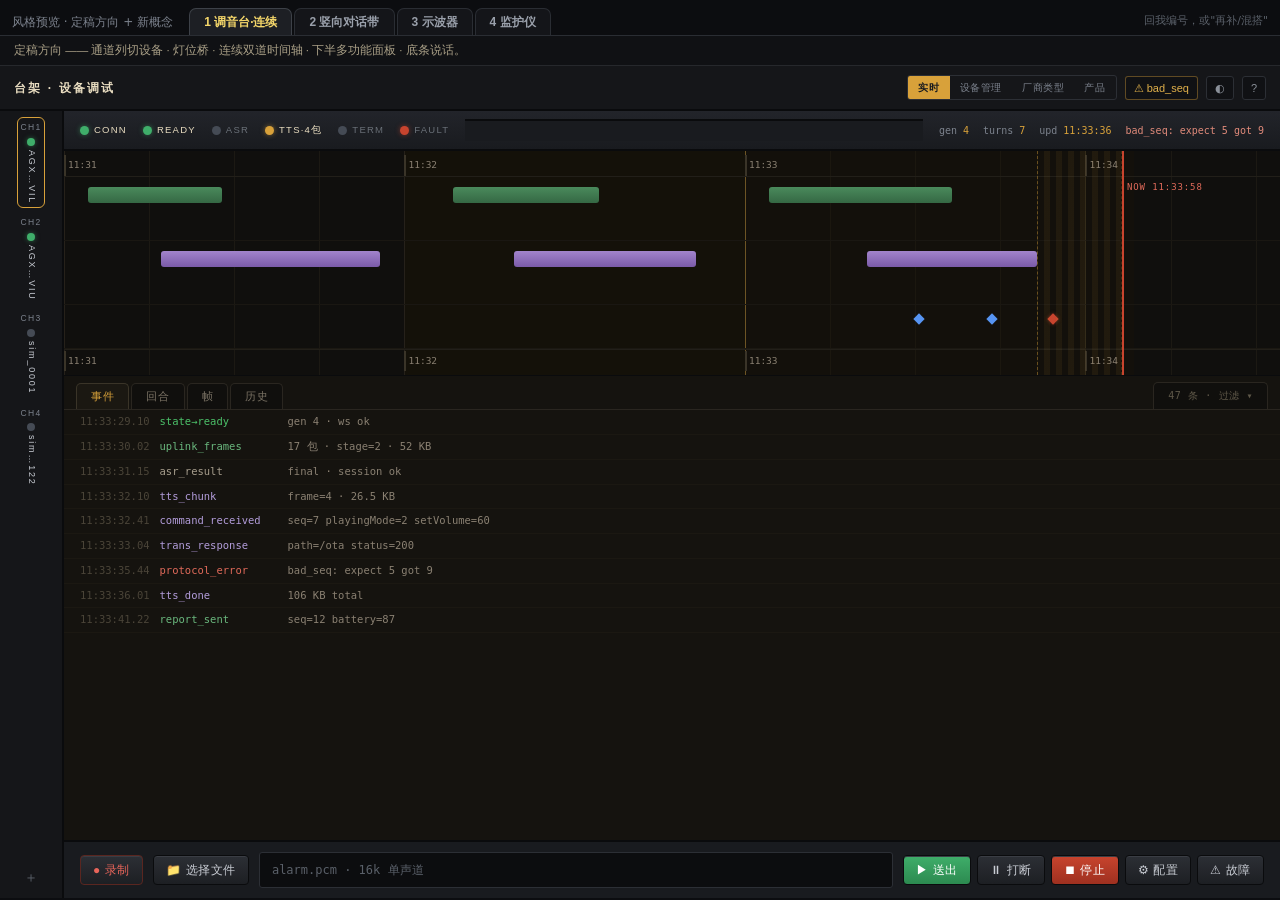
<file: .impeccable/mocks/style-preview.html>
<!doctype html>
<html lang="zh">
<head>
<meta charset="utf-8">
<title>台架 · 风格预览</title>
<style>
* { margin:0; padding:0; box-sizing:border-box; }
html,body { height:100%; }
body { display:flex; flex-direction:column; background:#0c0d10; color:#e8e9ec; font:13px/1.5 "Segoe UI",system-ui,sans-serif; }
.tabbar { flex:none; display:flex; align-items:center; gap:2px; padding:8px 12px 0; background:#0c0d10; border-bottom:1px solid #2a2d33; }
.tabbar .cap { color:#7c828d; font-size:12px; margin-right:14px; }
.tabbar button { appearance:none; border:1px solid #2a2d33; border-bottom:none; background:#141519; color:#9aa0ab; padding:7px 14px; border-radius:7px 7px 0 0; cursor:pointer; font:600 12px/1 "Segoe UI",sans-serif; }
.tabbar button.on { background:#1d1f24; color:#f5d76a; border-color:#3d4148; }
.tabbar .hint { margin-left:auto; color:#5a6069; font-size:11px; }
.pane { display:none; height:calc(100vh - 38px); overflow:hidden; }
.pane.on { display:flex; flex-direction:column; }
.pane .note { flex:none; padding:6px 14px; font-size:11.5px; }
.led { display:inline-block; width:8px; height:8px; border-radius:50%; }
.led.on { background:#3fae6a; box-shadow:0 0 5px #3fae6a88; }
.led.off { background:#454b55; }
.led.warn { background:#d8a13a; box-shadow:0 0 5px #d8a13a88; }
.led.err { background:#c8442e; box-shadow:0 0 5px #c8442e88; }
.mi { font-family:Consolas,"Cascadia Mono",monospace; }

/* ════════ 1 · 调音台·连续时间轴（定稿方向） ════════ */
.p1 { background:#101114; font-family:"Bahnschrift","Segoe UI",sans-serif; color:#c9cdd4; }
.p1 .note { color:#a99f86; background:#101114; border-bottom:1px solid #26282c; }
.p1 .top { flex:none; display:flex; align-items:center; gap:8px; padding:9px 14px; background:#151619; border-bottom:2px solid #0a0b0d; }
.p1 .top .b { color:#e8dcc0; font-weight:700; font-size:12px; letter-spacing:.18em; margin-right:6px; }
.p1 .top .gap { flex:1; }
.p1 .top .seg { display:flex; border:1px solid #2c2f35; border-radius:3px; overflow:hidden; }
.p1 .top .seg span { font-size:10px; padding:4px 10px; color:#7c828d; letter-spacing:.06em; }
.p1 .top .seg span.on { background:#d8a13a; color:#191b1f; font-weight:700; }
.p1 .top .ic { font-size:11px; color:#8a9099; padding:3px 8px; border:1px solid #2c2f35; border-radius:3px; background:#101114; }
.p1 .top .ic.warn { color:#e0b04a; border-color:#d8a13a66; }
.p1 .wrap { flex:1; display:flex; min-height:0; }
.p1 .ch { width:64px; flex:none; background:#151619; border-right:2px solid #0a0b0d; display:flex; flex-direction:column; align-items:center; padding:10px 0; gap:12px; }
.p1 .ch .chb { display:flex; flex-direction:column; align-items:center; gap:4px; }
.p1 .ch .chb .no { font-size:8.5px; color:#7c828d; letter-spacing:.15em; }
.p1 .ch .chb .nm { font-size:9px; color:#c9cdd4; writing-mode:vertical-lr; letter-spacing:.2em; max-height:90px; overflow:hidden; }
.p1 .ch .chb.sel { outline:1px solid #d8a13a; outline-offset:3px; border-radius:2px; }
.p1 .ch .add { margin-top:auto; font-size:14px; color:#5a6069; }
.p1 .desk { flex:1; display:flex; flex-direction:column; min-width:0; }
.p1 .bridge { flex:none; display:flex; align-items:center; gap:16px; padding:8px 16px; background:linear-gradient(#22242a,#191b1f); border-bottom:2px solid #0a0b0d; }
.p1 .lamp { display:flex; align-items:center; gap:5px; font-size:9.5px; letter-spacing:.13em; color:#6a7078; text-transform:uppercase; }
.p1 .lamp.on { color:#e8dcc0; }
.p1 .lamp .led { width:9px; height:9px; }
.p1 .bridge .sp { flex:1; }
.p1 .bridge .meta { font-family:Consolas,monospace; font-size:10px; color:#7c828d; display:flex; gap:14px; }
.p1 .bridge .meta b { color:#d8a13a; font-weight:400; }
.p1 .bridge .meta .er { color:#e08a7a; }
.p1 .tl { flex:none; position:relative; overflow:hidden; background:#100f0d; display:flex; flex-direction:column; border-bottom:1px solid #0a0b0d; }
.p1 .grid { position:absolute; inset:0; pointer-events:none; }
.p1 .grid i { position:absolute; top:0; bottom:0; border-left:1px solid #1c1913; }
.p1 .grid i.mj { border-left-color:#2e2a20; }
.p1 .rg { position:absolute; top:0; bottom:0; border-left:1px solid #26211a; pointer-events:none; }
.p1 .rg .rid { position:absolute; top:4px; left:6px; font-size:9px; color:#5a5348; font-family:Consolas,monospace; white-space:nowrap; }
.p1 .rg.alt { background:#141109; }
.p1 .rg.live { background:#18140855; border-left-color:#d8a13a66; }
.p1 .rg.live .rid { color:#d8a13a; }
.p1 .rul { flex:none; height:26px; position:relative; border-bottom:1px solid #221f19; }
.p1 .rul.b { border-bottom:none; border-top:1px solid #221f19; }
.p1 .rul .tm { position:absolute; top:7px; font-size:9.5px; color:#8a8072; font-family:Consolas,monospace; transform:translateX(4px); }
.p1 .rul.b .tm { top:auto; bottom:7px; }
.p1 .rul .tm::before { content:""; position:absolute; left:-4px; top:-3px; bottom:-3px; border-left:2px solid #3a3428; }
.p1 .ln { flex:none; height:64px; position:relative; border-bottom:1px solid #1a1712; }
.p1 .ln .nl { position:absolute; left:8px; top:6px; z-index:2; font-size:9px; letter-spacing:.18em; color:#7a7264; background:#100f0d; padding:1px 6px; border:1px solid #26211a; border-radius:2px; }
.p1 .sg { position:absolute; top:10px; height:16px; min-width:8px; border-radius:3px; }
.p1 .ln.up .sg { background:linear-gradient(#4a8a5c,#356844); }
.p1 .ln.dn .sg { background:linear-gradient(#a284cc,#7a5aa8); }
.p1 .sg.live { background-image:repeating-linear-gradient(45deg,transparent 0 5px,#ffffff22 5px 10px); }
.p1 .sg .an { position:absolute; top:20px; left:0; font-size:9.5px; color:#8a8072; white-space:nowrap; font-family:"Cascadia Mono",Consolas,monospace; }
.p1 .sg .an b { color:#d8c9a0; font-weight:400; }
.p1 .sg .an .dur { color:#e8dcc0; background:#2a2620; padding:0 5px; border-radius:2px; margin-right:4px; }
.p1 .ln.dn .sg .an { color:#9a8ab8; }
.p1 .ln.ev { height:44px; }
.p1 .ln.ev .dot { position:absolute; top:10px; width:8px; height:8px; transform:rotate(45deg); background:#8a8072; }
.p1 .ln.ev .dot.cmd { background:#5794f2; }
.p1 .ln.ev .dot.err { background:#c8442e; box-shadow:0 0 4px #c8442e88; }
.p1 .ln.ev .dot .an { position:absolute; top:13px; left:-6px; transform:rotate(0); font-size:9px; color:#8a8072; white-space:nowrap; font-family:Consolas,monospace; }
.p1 .ln.ev .dot.err .an { color:#e08a7a; }
.p1 .now { position:absolute; top:0; bottom:0; width:2px; background:#c8442e; z-index:3; }
.p1 .now::after { content:"NOW 11:33:58"; position:absolute; top:30px; left:5px; font-size:9px; color:#e06a5a; letter-spacing:.1em; font-family:Consolas,monospace; white-space:nowrap; }
.p1 .sil { position:absolute; top:0; bottom:0; background:repeating-linear-gradient(90deg,transparent 0 6px,#d8a13a12 6px 12px); border-left:1px dashed #d8a13a66; border-right:1px dashed #d8a13a33; }
.p1 .sil .an { position:absolute; bottom:30px; left:5px; font-size:9px; color:#d8b95a; font-family:Consolas,monospace; white-space:nowrap; }
.p1 .panel { flex:1; min-height:170px; display:flex; flex-direction:column; background:#15130f; }
.p1 .tabs { flex:none; display:flex; gap:2px; padding:6px 12px 0; align-items:flex-end; }
.p1 .tabs span { font-size:10.5px; padding:5px 14px; color:#7a7264; border:1px solid #2a2620; border-bottom:none; border-radius:5px 5px 0 0; background:#100f0d; letter-spacing:.06em; cursor:pointer; }
.p1 .tabs span.on { background:#1b1812; color:#d8a13a; border-color:#3a3428; }
.p1 .tabs .cnt { margin-left:auto; font-family:Consolas,monospace; font-size:10px; color:#5f5849; padding-bottom:6px; }
.p1 .pbody { flex:1; overflow:hidden; border-top:1px solid #2a2620; }
.p1 .pv { display:none; height:100%; }
.p1 .pv.on { display:block; }
.p1 .ev { display:flex; gap:10px; padding:4px 16px; font-family:Consolas,monospace; font-size:10.5px; color:#8a8072; border-bottom:1px solid #1b1812; align-items:baseline; }
.p1 .ev .t { color:#4a4438; flex:none; }
.p1 .ev .k { min-width:118px; flex:none; color:#a89f8e; }
.p1 .ev.down .k { color:#b39ddb; } .p1 .ev.up .k { color:#6ab87e; }
.p1 .ev.err .k { color:#e06a5a; } .p1 .ev.ok .k { color:#4cc26a; }
.p1 .ev .r { overflow:hidden; text-overflow:ellipsis; white-space:nowrap; }
.p1 .pv.conv { padding:10px 18px; font-family:"Cascadia Mono",Consolas,monospace; font-size:11.5px; line-height:1.85; }
.p1 .pv.conv .say { color:#e8dcc0; } .p1 .pv.conv .say::before { content:"› "; color:#d8a13a; }
.p1 .pv.conv .hr { color:#8fb8d8; font-size:11px; }
.p1 .pv.conv .rp { color:#b39ddb; } .p1 .pv.conv .rp::before { content:"♪ "; color:#6a5490; }
.p1 .pv.conv .mk { color:#4a4438; font-size:9.5px; margin-top:6px; }
.p1 .pv.frm { padding:10px 18px; font-family:Consolas,monospace; font-size:10px; line-height:1.75; color:#7a7264; }
.p1 .pv.frm .fh { color:#a89f8e; }
.p1 .pv.his { padding:10px 18px; font-family:Consolas,monospace; font-size:10.5px; color:#8a8072; line-height:1.8; }
.p1 .pv.his .r { display:flex; gap:10px; border-bottom:1px solid #1b1812; padding:3px 0; }
.p1 .pv.his .r .id { color:#a89f8e; min-width:150px; }
.p1 .sp { flex:none; display:flex; align-items:center; gap:10px; padding:10px 16px; background:#191b1f; border-top:2px solid #0a0b0d; }
.p1 .sp .gt { color:#d8a13a; font-weight:700; font-family:Consolas,monospace; }
.p1 .sp .in { flex:1; background:#0c0d0f; border:1px solid #2c2f35; border-radius:3px; color:#e8dcc0; padding:8px 12px; font-size:12px; font-family:"Cascadia Mono",Consolas,monospace; }
.p1 .sp .in .ph { color:#5a6069; }
.p1 .sp .tr { display:flex; gap:6px; }
.p1 .sp .bt { min-width:40px; height:30px; padding:0 12px; border-radius:4px; background:linear-gradient(#2c2f35,#1d1f23); border:1px solid #0a0b0d; box-shadow:inset 0 1px 0 #3a3d44; color:#c9cdd4; display:flex; align-items:center; justify-content:center; font-size:12px; letter-spacing:.05em; }
.p1 .sp .bt.go { background:linear-gradient(#3fae6a,#2c8a50); color:#fff; }
.p1 .sp .bt.stop { background:linear-gradient(#c8442e,#9e3020); color:#fff; }
.p1 .sp .bt.rec { color:#e8655a; border-color:#5a2620; }
.p1 .sp .bt.rec.on { background:linear-gradient(#c8442e,#9e3020); color:#fff; box-shadow:0 0 10px #c8442e66; }

/* ════════ 2 · 竖向双栏对话带 ════════ */
.p2 { background:#14141a; font-family:"Segoe UI",sans-serif; color:#d5d7e0; }
.p2 .note { color:#9a93b8; background:#14141a; border-bottom:1px solid #26242e; }
.p2 .top { flex:none; display:flex; align-items:center; gap:8px; padding:9px 14px; background:#191821; border-bottom:1px solid #26242e; }
.p2 .top .b { color:#e8e4f0; font-weight:700; font-size:12.5px; }
.p2 .top .gap { flex:1; }
.p2 .top .seg { display:flex; border:1px solid #33303f; border-radius:5px; overflow:hidden; }
.p2 .top .seg span { font-size:10.5px; padding:4px 10px; color:#8a86a0; }
.p2 .top .seg span.on { background:#7a68c8; color:#fff; }
.p2 .top .ic { font-size:11px; color:#8a86a0; padding:3px 8px; border:1px solid #33303f; border-radius:5px; }
.p2 .wrap { flex:1; display:flex; min-height:0; }
.p2 .rail { width:170px; flex:none; background:#191821; border-right:1px solid #26242e; padding:8px; display:flex; flex-direction:column; gap:5px; }
.p2 .rail .d { display:flex; align-items:center; gap:8px; padding:7px 9px; border-radius:6px; font-size:11.5px; color:#a8a4bc; }
.p2 .rail .d.sel { background:#232030; color:#f0edf8; outline:1px solid #7a68c855; }
.p2 .rail .d .mi { font-size:9px; color:#5f5a74; }
.p2 .rail .add { margin-top:auto; border:1px dashed #33303f; border-radius:6px; color:#5f5a74; text-align:center; padding:6px; font-size:11px; }
.p2 .main { flex:1; display:flex; flex-direction:column; min-width:0; }
.p2 .stream { flex:1; overflow:hidden; display:grid; grid-template-columns:1fr 64px 1fr; padding:0 20px; }
.p2 .col { padding:10px 8px; display:flex; flex-direction:column; gap:8px; }
.p2 .col.up { align-items:flex-end; }
.p2 .col.dn { align-items:flex-start; }
.p2 .gut { border-left:1px solid #33303f; border-right:1px solid #33303f; position:relative; }
.p2 .gut .tk { position:absolute; left:50%; transform:translateX(-50%); font-size:8.5px; color:#5f5a74; font-family:Consolas,monospace; background:#14141a; padding:0 4px; }
.p2 .gut .tkn { position:absolute; left:50%; transform:translateX(-50%); width:7px; height:1px; background:#33303f; }
.p2 .msg { width:60%; min-height:26px; border-radius:10px; padding:7px 11px; font-size:11.5px; }
.p2 .msg.live { background-image:repeating-linear-gradient(45deg,transparent 0 5px,#ffffff14 5px 10px); }
.p2 .msg .mt { display:flex; gap:8px; font-size:9px; font-family:Consolas,monospace; margin-top:4px; opacity:.75; }
.p2 .up .msg { background:#1e2e26; border:1px solid #2c4a38; color:#b8d8c4; border-bottom-right-radius:3px; }
.p2 .up .msg .mt { color:#6a9a7c; }
.p2 .dn .msg { background:#241f33; border:1px solid #3d3460; color:#cdc4e8; border-bottom-left-radius:3px; }
.p2 .dn .msg .mt { color:#8a7cb8; }
.p2 .msg .say { color:#f0edf8; font-weight:600; }
.p2 .msg.err { background:#331f22; border-color:#5c2e33; color:#e8b4b0; }
.p2 .msg.sys { background:transparent; border:1px dashed #33303f; color:#5f5a74; font-size:10px; border-radius:6px; }
.p2 .same { height:0; }
.p2 .ovh { font-size:9px; color:#d8a13a; font-family:Consolas,monospace; letter-spacing:.1em; align-self:center; border:1px dashed #d8a13a55; border-radius:8px; padding:1px 8px; margin:2px 0; }
.p2 .sp2 { flex:none; display:flex; gap:8px; padding:10px 20px; background:#191821; border-top:1px solid #26242e; align-items:center; }
.p2 .sp2 .in { flex:1; background:#100f16; border:1px solid #33303f; border-radius:8px; color:#e8e4f0; padding:9px 13px; font-size:12px; }
.p2 .sp2 .b { font-size:11px; padding:7px 14px; border-radius:8px; background:#232030; border:1px solid #33303f; color:#d5d7e0; }
.p2 .sp2 .b.p { background:#7a68c8; border-color:#7a68c8; color:#fff; }

/* ════════ 3 · 示波器 ════════ */
.p3 { background:#0d110d; font-family:"Bahnschrift","Segoe UI",sans-serif; color:#c8d4c8; }
.p3 .note { color:#8aa88a; background:#0d110d; border-bottom:1px solid #22301f; }
.p3 .top { flex:none; display:flex; align-items:center; gap:10px; padding:8px 14px; background:#131a12; border-bottom:1px solid #22301f; }
.p3 .top .b { color:#a8e0a0; font-weight:700; letter-spacing:.15em; font-size:12px; }
.p3 .top .gap { flex:1; }
.p3 .top .st3 { font-family:Consolas,monospace; font-size:10px; color:#7a9478; }
.p3 .top .st3 b { color:#a8e0a0; font-weight:400; }
.p3 .wrap { flex:1; display:flex; min-height:0; }
.p3 .ch3 { width:150px; flex:none; background:#101610; border-right:1px solid #22301f; padding:10px; display:flex; flex-direction:column; gap:6px; }
.p3 .ch3 .cap3 { font-size:9px; letter-spacing:.2em; color:#5f7a5c; text-transform:uppercase; }
.p3 .ch3 .d { padding:7px 9px; border:1px solid #22301f; border-radius:4px; background:#141b13; font-size:11px; color:#a8bca4; }
.p3 .ch3 .d.sel { border-color:#a8e0a0; color:#e0f0dc; box-shadow:inset 0 0 8px #a8e0a022; }
.p3 .ch3 .d .mi { font-size:9px; color:#5f7a5c; display:block; }
.p3 .ch3 .add { margin-top:auto; border:1px dashed #22301f; color:#5f7a5c; text-align:center; padding:5px; border-radius:4px; font-size:11px; }
.p3 .scope { flex:1; position:relative; margin:12px; border:1px solid #2c3a28; border-radius:6px; background:radial-gradient(ellipse at 50% 40%,#101a0f,#0a0f09 75%); box-shadow:inset 0 0 40px #000a; overflow:hidden; display:flex; flex-direction:column; }
.p3 .grat { flex:1; position:relative; }
.p3 .grat .gv, .p3 .grat .gh { position:absolute; }
.p3 .grat .gv { top:0; bottom:0; border-left:1px solid #1e2e1a; }
.p3 .grat .gv.mj { border-left-color:#33502c; }
.p3 .grat .gh { left:0; right:0; border-top:1px solid #1e2e1a; }
.p3 .grat .gh.c { border-top:1px dashed #33502c; }
.p3 .tr-up, .p3 .tr-dn { position:absolute; left:0; right:0; }
.p3 .tr-up { top:24%; }
.p3 .tr-dn { top:62%; }
.p3 .pl { position:absolute; height:10px; background:#a8e0a0; box-shadow:0 0 7px #a8e0a088; border-radius:1px; }
.p3 .tr-dn .pl { background:#e8b84a; box-shadow:0 0 7px #e8b84a77; }
.p3 .bl { position:absolute; left:0; right:0; height:1px; }
.p3 .tr-up .bl { background:#2c4426; top:5px; }
.p3 .tr-dn .bl { background:#3d3018; top:5px; }
.p3 .sgl { position:absolute; font-family:Consolas,monospace; font-size:9px; padding:1px 4px; }
.p3 .tr-up .sgl { color:#a8e0a0; top:14px; }
.p3 .tr-dn .sgl { color:#e8b84a; top:14px; }
.p3 .chnl { position:absolute; left:8px; font-size:9px; letter-spacing:.15em; font-family:Consolas,monospace; }
.p3 .tr-up .chnl { color:#6a9a5f; top:-12px; }
.p3 .tr-dn .chnl { color:#a88a3a; top:-12px; }
.p3 .trig { position:absolute; top:0; bottom:0; width:0; border-left:2px solid #d86a4a; }
.p3 .trig::before { content:"▼TRIG"; position:absolute; top:2px; left:4px; font-size:8.5px; color:#d86a4a; font-family:Consolas,monospace; white-space:nowrap; }
.p3 .read { flex:none; display:flex; border-top:1px solid #22301f; background:#0d130c; padding:7px 14px; gap:22px; font-family:Consolas,monospace; font-size:10px; color:#7a9478; }
.p3 .read b { color:#d8e8d0; font-weight:400; }
.p3 .side3 { width:170px; flex:none; border-left:1px solid #22301f; background:#101610; padding:10px; display:flex; flex-direction:column; gap:8px; }
.p3 .side3 .cap3 { font-size:9px; letter-spacing:.2em; color:#5f7a5c; text-transform:uppercase; }
.p3 .side3 .ms { border:1px solid #22301f; border-radius:4px; padding:7px 9px; background:#141b13; }
.p3 .side3 .ms .k { font-size:9px; color:#5f7a5c; letter-spacing:.1em; }
.p3 .side3 .ms .v { font-family:Consolas,monospace; font-size:13px; color:#d8e8d0; margin-top:2px; }
.p3 .side3 .ms .v.wr { color:#e8b84a; } .p3 .side3 .ms .v.er { color:#d86a4a; }
.p3 .side3 .evt { flex:1; overflow:hidden; font-family:Consolas,monospace; font-size:9px; color:#5f7a5c; line-height:1.7; }
.p3 .side3 .evt .e { color:#8aa888; } .p3 .side3 .evt .er { color:#d86a4a; }
.p3 .sp3 { flex:none; display:flex; gap:8px; padding:9px 14px; background:#131a12; border-top:1px solid #22301f; align-items:center; }
.p3 .sp3 .in { flex:1; background:#0a0f09; border:1px solid #2c3a28; border-radius:4px; color:#d8e8d0; padding:7px 11px; font-size:11.5px; font-family:Consolas,monospace; }
.p3 .sp3 .b { font-size:10.5px; padding:6px 12px; border-radius:4px; background:#1a2417; border:1px solid #2c3a28; color:#a8bca4; letter-spacing:.08em; }
.p3 .sp3 .b.p { background:#2c5a28; border-color:#3f7a38; color:#e0f0dc; }

/* ════════ 4 · 多参数监护仪 ════════ */
.p4 { background:#0a0c10; font-family:"Segoe UI",sans-serif; color:#d8dce4; }
.p4 .note { color:#7e8aa0; background:#0a0c10; border-bottom:1px solid #1e2430; }
.p4 .alarm { flex:none; display:flex; align-items:center; gap:10px; padding:6px 14px; background:#3a1418; border-bottom:1px solid #5c2028; font-size:11px; color:#f0b8b4; }
.p4 .alarm .b4 { font-weight:700; letter-spacing:.15em; color:#ff6a5e; }
.p4 .alarm .d4 { color:#c89090; font-family:Consolas,monospace; font-size:10px; }
.p4 .top4 { flex:none; display:flex; align-items:center; gap:10px; padding:8px 14px; background:#10141c; border-bottom:1px solid #1e2430; }
.p4 .top4 .b { font-weight:700; font-size:12.5px; }
.p4 .top4 .gap { flex:1; }
.p4 .top4 .seg { display:flex; border:1px solid #2a3242; border-radius:5px; overflow:hidden; }
.p4 .top4 .seg span { font-size:10.5px; padding:4px 10px; color:#7e8aa0; }
.p4 .top4 .seg span.on { background:#2f7ecf; color:#fff; }
.p4 .wrap { flex:1; display:flex; min-height:0; }
.p4 .devs4 { width:200px; flex:none; border-right:1px solid #1e2430; display:flex; flex-direction:column; }
.p4 .devs4 .cap4 { padding:8px 12px 4px; font-size:9px; letter-spacing:.2em; color:#5a6478; text-transform:uppercase; }
.p4 .d4r { display:flex; align-items:center; gap:8px; padding:8px 12px; border-bottom:1px solid #141a24; font-size:11.5px; color:#a8b0c0; }
.p4 .d4r.sel { background:#14202e; border-left:3px solid #2f7ecf; }
.p4 .d4r .mi { font-size:9px; color:#5a6478; }
.p4 .d4r .hr4 { margin-left:auto; font-family:Consolas,monospace; font-size:10px; color:#5a6478; }
.p4 .mon { flex:1; display:flex; flex-direction:column; min-width:0; }
.p4 .traces { flex:1; display:flex; flex-direction:column; }
.p4 .tr { flex:1; display:flex; border-bottom:1px solid #141a24; position:relative; }
.p4 .tr .lab { width:120px; flex:none; padding:10px 12px; display:flex; flex-direction:column; justify-content:center; border-right:1px solid #141a24; }
.p4 .tr .lab .k { font-size:9.5px; letter-spacing:.18em; color:#5a6478; text-transform:uppercase; }
.p4 .tr .lab .v { font-family:Consolas,monospace; font-size:22px; font-weight:300; margin-top:2px; }
.p4 .tr .lab .u { font-size:9px; color:#5a6478; }
.p4 .tr.up4 .lab .v { color:#4cc26a; }
.p4 .tr.dn4 .lab .v { color:#a98cf0; }
.p4 .tr.ev4 .lab .v { color:#d8dce4; font-size:13px; }
.p4 .tr .area { flex:1; position:relative; }
.p4 .tr .base { position:absolute; left:0; right:0; top:50%; border-top:1px solid #1e2430; }
.p4 .tr .pl4 { position:absolute; border-radius:1px; }
.p4 .tr.up4 .pl4 { background:#4cc26a; height:55%; top:22%; box-shadow:0 0 6px #4cc26a55; }
.p4 .tr.dn4 .pl4 { background:#a98cf0; height:55%; top:22%; box-shadow:0 0 6px #a98cf055; }
.p4 .tr.ev4 .pl4 { width:3px; height:60%; top:20%; background:#d8dce4; }
.p4 .tr.ev4 .pl4.err { background:#ff6a5e; height:80%; top:10%; }
.p4 .tr .ann { position:absolute; bottom:4px; font-size:9px; font-family:Consolas,monospace; color:#5a6478; white-space:nowrap; }
.p4 .tr.up4 .ann { color:#6a9a7c; } .p4 .tr.dn4 .ann { color:#8a7cb8; }
.p4 .now4 { position:absolute; top:0; bottom:0; right:10%; width:1px; background:#ff6a5e; z-index:2; }
.p4 .sidep { width:150px; flex:none; border-left:1px solid #1e2430; background:#10141c; display:flex; flex-direction:column; }
.p4 .sidep .cap4 { padding:8px 12px 4px; font-size:9px; letter-spacing:.2em; color:#5a6478; text-transform:uppercase; }
.p4 .sidep .mx { padding:8px 12px; border-bottom:1px solid #141a24; }
.p4 .sidep .mx .k { font-size:9px; color:#5a6478; letter-spacing:.1em; }
.p4 .sidep .mx .v { font-family:Consolas,monospace; font-size:15px; color:#d8dce4; }
.p4 .sidep .mx .v.wr { color:#e0a03a; } .p4 .sidep .mx .v.ok { color:#4cc26a; }
.p4 .sp4 { flex:none; display:flex; gap:8px; padding:9px 14px; background:#10141c; border-top:1px solid #1e2430; align-items:center; }
.p4 .sp4 .in { flex:1; background:#0a0c10; border:1px solid #2a3242; border-radius:5px; color:#d8dce4; padding:8px 12px; font-size:12px; }
.p4 .sp4 .b { font-size:11px; padding:6px 14px; border-radius:5px; background:#1a2230; border:1px solid #2a3242; color:#d8dce4; }
.p4 .sp4 .b.p { background:#2f7ecf; border-color:#2f7ecf; color:#fff; }
</style>
</head>
<body>
<nav class="tabbar">
  <span class="cap">风格预览 · 定稿方向 + 新概念</span>
  <button class="on" data-p="p1">1 调音台·连续</button>
  <button data-p="p2">2 竖向对话带</button>
  <button data-p="p3">3 示波器</button>
  <button data-p="p4">4 监护仪</button>
  <span class="hint">回我编号，或"再补/混搭"</span>
</nav>

<!-- ═══ 1 · 调音台·连续（定稿方向，VU 已砍） ═══ -->
<section class="pane p1 on">
  <div class="note">定稿方向 —— 通道列切设备 · 灯位桥 · 连续双道时间轴 · 下半多功能面板 · 底条说话。</div>
  <header class="top">
    <span class="b">台架 · 设备调试</span>
    <span class="gap"></span>
    <span class="seg"><span class="on">实时</span><span>设备管理</span><span>厂商类型</span><span>产品</span></span>
    <span class="ic warn" title="已挂故障">⚠ bad_seq</span>
    <span class="ic">◐</span>
    <span class="ic">?</span>
  </header>
  <div class="wrap">
    <nav class="ch">
      <div class="chb sel"><span class="no">CH1</span><span class="led on"></span><span class="nm">AGX…VIL</span></div>
      <div class="chb"><span class="no">CH2</span><span class="led on"></span><span class="nm">AGX…VIU</span></div>
      <div class="chb"><span class="no">CH3</span><span class="led off"></span><span class="nm">sim_0001</span></div>
      <div class="chb"><span class="no">CH4</span><span class="led off"></span><span class="nm">sim…122</span></div>
      <div class="add">＋</div>
    </nav>
    <main class="desk">
      <div class="bridge">
        <span class="lamp on"><span class="led on"></span>CONN</span>
        <span class="lamp on"><span class="led on"></span>READY</span>
        <span class="lamp"><span class="led off"></span>ASR</span>
        <span class="lamp on"><span class="led warn"></span>TTS·4包</span>
        <span class="lamp"><span class="led off"></span>TERM</span>
        <span class="lamp"><span class="led err"></span>FAULT</span>
        <span class="sp"></span>
        <span class="meta"><span>gen <b>4</b></span><span>turns <b>7</b></span><span>upd <b>11:33:36</b></span><span class="er">bad_seq: expect 5 got 9</span></span>
      </div>
      <div class="tl">
        <div class="grid"></div>
        <div class="rg" style="left:0;width:28%"></div>
        <div class="rg alt" style="left:28%;width:28%"></div>
        <div class="rg live" style="left:56%;width:32%"></div>
        <div class="rul">
          <span class="tm" style="left:0%">11:31</span>
          <span class="tm" style="left:28%">11:32</span>
          <span class="tm" style="left:56%">11:33</span>
          <span class="tm" style="left:84%">11:34</span>
        </div>
        <div class="ln up">
          
          <div class="sg" style="left:2%;width:11%"></div>
          <div class="sg" style="left:32%;width:12%"></div>
          <div class="sg" style="left:58%;width:15%"></div>
        </div>
        <div class="ln dn">
          
          <div class="sg" style="left:8%;width:18%"></div>
          <div class="sg" style="left:37%;width:15%"></div>
          <div class="sg live" style="left:66%;width:14%"></div>
        </div>
        <div class="ln ev">
          
          <div class="dot cmd" style="left:70%"></div>
          <div class="dot cmd" style="left:76%"></div>
          <div class="dot err" style="left:81%"></div>
        </div>
        <div class="rul b">
          <span class="tm" style="left:0%">11:31</span>
          <span class="tm" style="left:28%">11:32</span>
          <span class="tm" style="left:56%">11:33</span>
          <span class="tm" style="left:84%">11:34</span>
        </div>
        <div class="sil" style="left:80%;width:7%"></div>
        <div class="now" style="left:87%"></div>
      </div>
      <div class="panel">
        <div class="tabs"><span class="on">事件</span><span>回合</span><span>帧</span><span>历史</span><span class="cnt">47 条 · 过滤 ▾</span></div>
        <div class="pbody">
          <div class="pv on">
            <div class="ev ok"><span class="t">11:33:29.10</span><span class="k">state→ready</span><span class="r">gen 4 · ws ok</span></div>
            <div class="ev up"><span class="t">11:33:30.02</span><span class="k">uplink_frames</span><span class="r">17 包 · stage=2 · 52 KB</span></div>
            <div class="ev"><span class="t">11:33:31.15</span><span class="k">asr_result</span><span class="r">final · session ok</span></div>
            <div class="ev down"><span class="t">11:33:32.10</span><span class="k">tts_chunk</span><span class="r">frame=4 · 26.5 KB</span></div>
            <div class="ev down"><span class="t">11:33:32.41</span><span class="k">command_received</span><span class="r">seq=7 playingMode=2 setVolume=60</span></div>
            <div class="ev down"><span class="t">11:33:33.04</span><span class="k">trans_response</span><span class="r">path=/ota status=200</span></div>
            <div class="ev err"><span class="t">11:33:35.44</span><span class="k">protocol_error</span><span class="r">bad_seq: expect 5 got 9</span></div>
            <div class="ev down"><span class="t">11:33:36.01</span><span class="k">tts_done</span><span class="r">106 KB total</span></div>
            <div class="ev up"><span class="t">11:33:41.22</span><span class="k">report_sent</span><span class="r">seq=12 battery=87</span></div>
          </div>
          <div class="pv conv">
            <div class="mk">── turn_…91402 · 11:31:02 · silence_close ──</div>
            <div class="say">上行 12 包 · 38 KB · 2.4s · stage2✓</div>
            <div class="hr">asr_result final · 11:31:05</div>
            <div class="rp">下行 9 包 · 240 KB · 6.0s · done</div>
            <div class="mk">── turn_…92055 · 11:32:18 · silence_close ──</div>
            <div class="say">上行 15 包 · 44 KB · 3.0s · stage2✓</div>
            <div class="hr">asr_result final · 11:32:20</div>
            <div class="rp">下行 7 包 · 190 KB · 3.2s · done</div>
            <div class="mk">── turn_…07977 · 进行中 ──</div>
            <div class="say">上行 17 包 · 52 KB · 3.4s · stage2✓</div>
            <div class="rp">下行 4 包 · 106 KB · 接收中…</div>
          </div>
          <div class="pv frm">
            <div><span class="fh">↑ 0</span> 4848 0101 0010 … fmt=pcm sr=16000 ch=1 stage=1 seq=1-17</div>
            <div><span class="fh">↑ 0</span> 4848 0102 0010 … stage=2 fin</div>
            <div><span class="fh">↓ 0</span> 4848 8101 … tts_chunk frame=1-4 · 26.5KB each</div>
            <div><span class="fh">↓ 1</span> {"command":{"seq":7,"playingMode":2,"setVolume":60}}</div>
            <div><span class="fh">↓ 3</span> {"topic":"dev/…/trans/client","status_code":200}</div>
          </div>
          <div class="pv his">
            <div class="r"><span class="id">turn_…91402</span><span>11:31:02</span><span>8.4s</span><span>silence_close</span><span>▶ 上行 · ▶ 下行</span></div>
            <div class="r"><span class="id">turn_…92055</span><span>11:32:18</span><span>6.2s</span><span>silence_close</span><span>▶ 上行 · ▶ 下行</span></div>
            <div class="r"><span class="id">turn_…90177</span><span>11:28:44</span><span>11.0s</span><span>interrupt</span><span>▶ 上行</span></div>
            <div class="r"><span class="id">turn_…88310</span><span>11:24:09</span><span>7.7s</span><span>silence_close</span><span>▶ 上行 · ▶ 下行</span></div>
          </div>
        </div>
      </div>
      <div class="sp">
        <span class="bt rec">● 录制</span>
        <span class="bt">📁 选择文件</span>
        <span class="in"><span class="ph">alarm.pcm · 16k 单声道</span></span>
        <div class="tr"><span class="bt go">▶ 送出</span><span class="bt">⏸ 打断</span><span class="bt stop">⏹ 停止</span><span class="bt">⚙ 配置</span><span class="bt">⚠ 故障</span></div>
      </div>
    </main>
  </div>
</section>

<!-- ═══ 2 · 竖向双栏对话带 ═══ -->
<section class="pane p2">
  <div class="note">竖向对话带 —— 中间一条时间槽，你（上行）贴左、服务端（下行）贴右，同一高度=同一时刻。最像"对话"本身。</div>
  <header class="top">
    <span class="b">台架 · 设备调试</span>
    <span class="gap"></span>
    <span class="seg"><span class="on">实时</span><span>管理</span><span>产品</span></span>
    <span class="ic">⚠ bad_seq</span><span class="ic">◐</span><span class="ic">?</span>
  </header>
  <div class="wrap">
    <aside class="rail">
      <div class="d sel"><span class="led on"></span><div>AGX…VIL<div class="mi">wifi · turn 7</div></div></div>
      <div class="d"><span class="led on"></span><div>AGX…VIU<div class="mi">amr · idle</div></div></div>
      <div class="d"><span class="led off"></span><div>sim_0001<div class="mi">down</div></div></div>
      <div class="d"><span class="led off"></span><div>sim…122<div class="mi">down</div></div></div>
      <div class="add">＋ 设备</div>
    </aside>
    <main class="main">
      <div class="stream">
        <div class="col up">
          <div class="msg" style="width:34%"></div>
          <div class="same"></div>
          <div class="msg" style="width:42%"></div>
          <div class="same"></div>
          <div class="msg" style="width:47%"></div>
        </div>
        <div class="gut">
          <span class="tk" style="top:4%">11:31:02</span>
          <span class="tk" style="top:22%">11:31:05</span>
          <span class="tk" style="top:40%">11:32:18</span>
          <span class="tk" style="top:58%">11:32:20</span>
          <span class="tk" style="top:76%">11:33:29</span>
          <span class="tk" style="top:88%">11:33:31</span>
        </div>
        <div class="col dn">
          <div class="same"></div>
          <div class="msg" style="width:78%"></div>
          <div class="same"></div>
          <div class="msg" style="width:52%"></div>
          <div class="ovh">‖</div>
          <div class="msg live" style="width:38%"></div>
          <div class="msg err"></div>
          <div class="msg sys"></div>
        </div>
      </div>
      <div class="sp2"><span class="in">继续说…</span><span class="b p">送出 ^↵</span><span class="b">打断</span><span class="b">故障</span></div>
    </main>
  </div>
</section>

<!-- ═══ 3 · 示波器 ═══ -->
<section class="pane p3">
  <div class="note">示波器 —— 双通道磷光屏：CH1=上行、CH2=下行，触发沿=turn 开始，右栏测量读数。最"仪器"的一版。</div>
  <header class="top">
    <span class="b">台架 SCOPE</span>
    <span class="gap"></span>
    <span class="st3">TRIG <b>turn_…07977</b> · 500ms/div · 采样 <b>live</b></span>
  </header>
  <div class="wrap">
    <aside class="ch3">
      <span class="cap3">输入通道</span>
      <div class="d sel">AGX…VIL<span class="mi">CH1+CH2 · ready</span></div>
      <div class="d">AGX…VIU<span class="mi">ready</span></div>
      <div class="d">sim_0001<span class="mi">off</span></div>
      <div class="d">sim…122<span class="mi">off</span></div>
      <div class="add">＋</div>
    </aside>
    <div class="scope">
      <div class="grat">
        <div class="trig" style="left:56%"></div>
        <div class="tr-up"><div class="bl"></div>
          <div class="pl" style="left:3%;width:10%"></div>
          <div class="pl" style="left:32%;width:11%"></div>
          <div class="pl" style="left:58%;width:14%"></div>
        </div>
        <div class="tr-dn"><div class="bl"></div>
          <div class="pl" style="left:8%;width:17%"></div>
          <div class="pl" style="left:37%;width:14%"></div>
          <div class="pl" style="left:66%;width:13%"></div>
        </div>
      </div>
      <div class="read"><span>Δt(up,dn) <b>-2.1s</b> 下行提前</span><span>重叠 <b>38%</b></span><span>静默 <b>1s/2s</b></span><span>turn均长 <b>7.9s</b></span></div>
    </div>
    <aside class="side3">
      <span class="cap3">测量</span>
      <div class="ms"><div class="k">CONN</div><div class="v ok">ready</div></div>
      <div class="ms"><div class="k">TURN</div><div class="v">running</div></div>
      <div class="ms"><div class="k">静默计时</div><div class="v wr">1s / 2s</div></div>
      <div class="ms"><div class="k">FAULT</div><div class="v er">bad_seq</div></div>
      <span class="cap3">触发日志</span>
      <div class="evt"><div class="e">11:33:32 tts_chunk</div><div class="e">11:33:33 trans 200</div><div class="er">11:33:35 bad_seq</div><div class="e">11:33:36 tts_done</div><div class="e">11:33:41 report</div></div>
    </aside>
  </div>
  <div class="sp3"><span class="in">speak › …</span><span class="b p">▶ RUN</span><span class="b">SINGLE</span><span class="b">⏹ STOP</span><span class="b">⚙</span></div>
</section>

<!-- ═══ 4 · 多参数监护仪 ═══ -->
<section class="pane p4">
  <div class="note">监护仪 —— 上行/下行/事件三条持续走纸 + 左侧大数字读数 + 顶部告警条。数值可读性最强的一版。</div>
  <div class="alarm"><span class="b4">⚠ ALARM</span><span class="d4">protocol_error · bad_seq: expect 5 got 9 · 11:33:35</span><span style="margin-left:auto" class="d4">ACK ☐</span></div>
  <header class="top4">
    <span class="b">台架 · 设备调试</span>
    <span class="gap"></span>
    <span class="seg"><span class="on">实时</span><span>管理</span><span>产品</span></span>
  </header>
  <div class="wrap">
    <aside class="devs4">
      <span class="cap4">监护对象</span>
      <div class="d4r sel"><span class="led on"></span>AGX…VIL<span class="hr4">●</span></div>
      <div class="d4r"><span class="led on"></span>AGX…VIU<span class="hr4">●</span></div>
      <div class="d4r"><span class="led off"></span>sim_0001<span class="hr4">—</span></div>
      <div class="d4r"><span class="led off"></span>sim…122<span class="hr4">—</span></div>
    </aside>
    <div class="mon">
      <div class="traces">
        <div class="tr up4">
          <div class="lab"><span class="k">上行 UPLINK</span><span class="v">17</span><span class="u">包/本轮 · 52KB</span></div>
          <div class="area"><div class="base"></div>
            <div class="pl4" style="left:3%;width:9%"></div>
            <div class="pl4" style="left:32%;width:10%"></div>
            <div class="pl4" style="left:58%;width:13%"></div>



          </div>
        </div>
        <div class="tr dn4">
          <div class="lab"><span class="k">下行 DOWNLINK</span><span class="v">4…</span><span class="u">包/本轮 · 106KB · 接收中</span></div>
          <div class="area"><div class="base"></div>
            <div class="pl4" style="left:8%;width:16%"></div>
            <div class="pl4" style="left:37%;width:13%"></div>
            <div class="pl4" style="left:66%;width:12%"></div>



          </div>
        </div>
        <div class="tr ev4">
          <div class="lab"><span class="k">事件 EVENTS</span><span class="v">47<span style="font-size:10px"> 条</span></span><span class="u">最近: bad_seq</span></div>
          <div class="area"><div class="base"></div>
            <div class="pl4" style="left:14%"></div><div class="pl4" style="left:19%"></div>
            <div class="pl4" style="left:43%"></div><div class="pl4" style="left:47%"></div>
            <div class="pl4" style="left:70%"></div><div class="pl4" style="left:75%"></div>
            <div class="pl4 err" style="left:80%"></div>
            <div class="pl4" style="left:83%"></div>

          </div>
        </div>
        <div class="now4"></div>
      </div>
      <div class="sp4"><span class="in">继续说…</span><span class="b p">送出</span><span class="b">打断</span><span class="b">事件详情</span><span class="b">⚠</span></div>
    </div>
    <aside class="sidep">
      <span class="cap4">体征</span>
      <div class="mx"><div class="k">连接</div><div class="v ok">ready · gen4</div></div>
      <div class="mx"><div class="k">turn</div><div class="v">…07977 运行</div></div>
      <div class="mx"><div class="k">静默</div><div class="v wr">1s / 2s</div></div>
      <div class="mx"><div class="k">错误</div><div class="v" style="color:#ff6a5e">1</div></div>
      <div class="mx"><div class="k">上行总量</div><div class="v">44包</div></div>
      <div class="mx"><div class="k">下行总量</div><div class="v">20包</div></div>
    </aside>
  </div>
</section>

<script>
const btns=[...document.querySelectorAll('.tabbar button')];
function go(i){btns.forEach((b,j)=>b.classList.toggle('on',j===i));document.querySelectorAll('.pane').forEach((p,j)=>p.classList.toggle('on',j===i));}
btns.forEach((b,i)=>b.onclick=()=>go(i));
addEventListener('keydown',e=>{const n=+e.key;if(n>=1&&n<=4)go(n-1);});
// p1 密网格
document.querySelectorAll('.p1 .grid').forEach(g=>{
  for(let i=0;i<=14;i++){const l=document.createElement('i');l.style.left=(i*7)+'%';if(i%4===0)l.className='mj';g.appendChild(l);}
});
// p1 页签切换
const tabs=[...document.querySelectorAll('.p1 .tabs span')].filter(s=>!s.classList.contains('cnt'));
const pvs=document.querySelectorAll('.p1 .pv');
tabs.forEach((t,i)=>t.onclick=()=>{tabs.forEach(x=>x.classList.remove('on'));pvs.forEach(x=>x.classList.remove('on'));t.classList.add('on');if(pvs[i])pvs[i].classList.add('on');});
// p3 示波器网格
const grat=document.querySelector('.p3 .grat');
for(let i=1;i<10;i++){const v=document.createElement('div');v.className='gv'+(i%5===0?' mj':'');v.style.left=(i*10)+'%';grat.appendChild(v);}
for(let i=1;i<8;i++){const h=document.createElement('div');h.className='gh'+(i===4?' c':'');h.style.top=(i*12.5)+'%';grat.appendChild(h);}
</script>
</body>
</html>
</file>
